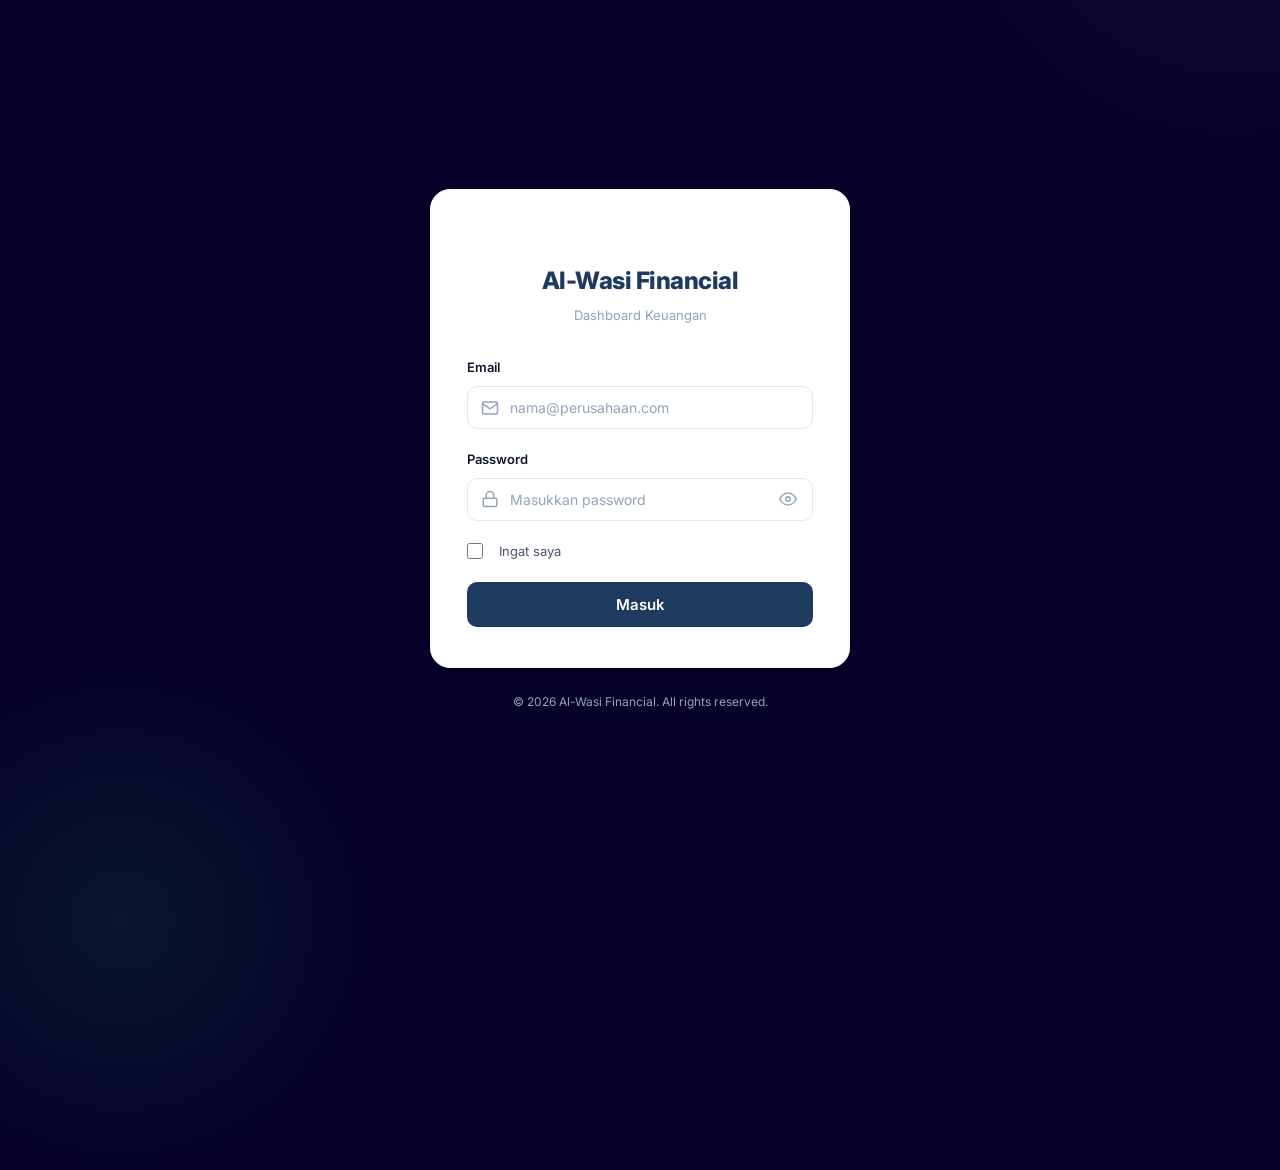
<file: index.html>
<!DOCTYPE html>
<html lang="id">
<head>
    <meta charset="UTF-8">
    <meta name="viewport" content="width=device-width, initial-scale=1.0">
    <meta name="description" content="Al-Wasi Financial - Dashboard Laporan Keuangan Profesional untuk UKM">
    <title>Al-Wasi Financial — Login</title>
    <link rel="preconnect" href="https://fonts.googleapis.com">
    <link rel="preconnect" href="https://fonts.gstatic.com" crossorigin>
    <link href="https://fonts.googleapis.com/css2?family=Inter:wght@300;400;500;600;700;800&display=swap" rel="stylesheet">
    <link rel="stylesheet" href="css/style.css">
    <link rel="stylesheet" href="css/login.css">
</head>
<body class="login-body">
    <div class="login-container">
        <div class="login-card">
            <div class="login-logo">
                <div class="logo-icon">
                    <!--<svg width="40" height="40" viewBox="0 0 40 40" fill="none">
                        <rect width="40" height="40" rx="10" fill="#1E3A5F"/>
                        <path d="M10 28L16 16L22 22L30 12" stroke="#22C55E" stroke-width="2.5" stroke-linecap="round" stroke-linejoin="round"/>-->

                        <circle cx="30" cy="12" r="3" fill="#22C55E"/>
                    </svg>
                </div>
                <h1 class="logo-text">Al-Wasi Financial</h1>
                <p class="logo-subtitle">Dashboard Keuangan</p>
            </div>

            <form id="loginForm" class="login-form" autocomplete="off">
                <div class="form-group">
                    <label for="loginEmail">Email</label>
                    <div class="input-wrapper">
                        <svg class="input-icon" width="18" height="18" viewBox="0 0 24 24" fill="none" stroke="currentColor" stroke-width="2"><path d="M4 4h16c1.1 0 2 .9 2 2v12c0 1.1-.9 2-2 2H4c-1.1 0-2-.9-2-2V6c0-1.1.9-2 2-2z"/><polyline points="22,6 12,13 2,6"/></svg>
                        <input type="email" id="loginEmail" placeholder="nama@perusahaan.com" required>
                    </div>
                </div>
                <div class="form-group">
                    <label for="loginPassword">Password</label>
                    <div class="input-wrapper">
                        <svg class="input-icon" width="18" height="18" viewBox="0 0 24 24" fill="none" stroke="currentColor" stroke-width="2"><rect x="3" y="11" width="18" height="11" rx="2" ry="2"/><path d="M7 11V7a5 5 0 0 1 10 0v4"/></svg>
                        <input type="password" id="loginPassword" placeholder="Masukkan password" required>
                        <button type="button" class="toggle-password" id="togglePassword" aria-label="Toggle password visibility">
                            <svg class="eye-open" width="18" height="18" viewBox="0 0 24 24" fill="none" stroke="currentColor" stroke-width="2"><path d="M1 12s4-8 11-8 11 8 11 8-4 8-11 8-11-8-11-8z"/><circle cx="12" cy="12" r="3"/></svg>
                            <svg class="eye-closed" width="18" height="18" viewBox="0 0 24 24" fill="none" stroke="currentColor" stroke-width="2" style="display:none"><path d="M17.94 17.94A10.07 10.07 0 0 1 12 20c-7 0-11-8-11-8a18.45 18.45 0 0 1 5.06-5.94M9.9 4.24A9.12 9.12 0 0 1 12 4c7 0 11 8 11 8a18.5 18.5 0 0 1-2.16 3.19m-6.72-1.07a3 3 0 1 1-4.24-4.24"/><line x1="1" y1="1" x2="23" y2="23"/></svg>
                        </button>
                    </div>
                </div>
                <div class="form-options">
                    <label class="remember-me">
                        <input type="checkbox" id="rememberMe">
                        <span class="checkmark"></span>
                        Ingat saya
                    </label>
                </div>
                <button type="submit" class="btn-login" id="btnLogin">
                    <span class="btn-text">Masuk</span>
                    <span class="btn-loader" style="display:none">
                        <svg class="spinner" width="20" height="20" viewBox="0 0 24 24"><circle cx="12" cy="12" r="10" stroke="currentColor" stroke-width="3" fill="none" stroke-dasharray="30 70" stroke-linecap="round"/></svg>
                    </span>
                </button>
                <div class="login-error" id="loginError" style="display:none">
                    <svg width="16" height="16" viewBox="0 0 24 24" fill="none" stroke="currentColor" stroke-width="2"><circle cx="12" cy="12" r="10"/><line x1="15" y1="9" x2="9" y2="15"/><line x1="9" y1="9" x2="15" y2="15"/></svg>
                    <span id="loginErrorText"></span>
                </div>
            </form>


        </div>

        <div class="login-footer">
            <p>&copy; 2026 Al-Wasi Financial. All rights reserved.</p>
        </div>
    </div>

    <script src="js/data.js"></script>
    <script src="js/auth.js"></script>
    <script src="js/login.js"></script>
</body>
</html>
</file>
<file: css/style.css>
/* ========================================
   Al-Wasi Financial - Global Design System
   ======================================== */

/* --- CSS Custom Properties --- */
:root {
    /* Colors */
    --color-primary: #1E3A5F;
    --color-primary-light: #2a4f7f;
    --color-primary-dark: #152c49;
    --color-primary-50: rgba(30, 58, 95, 0.05);
    --color-primary-100: rgba(30, 58, 95, 0.1);
    
    --color-income: #22C55E;
    --color-income-light: #4ade80;
    --color-income-bg: rgba(34, 197, 94, 0.08);
    --color-income-border: rgba(34, 197, 94, 0.2);
    
    --color-expense: #EF4444;
    --color-expense-light: #f87171;
    --color-expense-bg: rgba(239, 68, 68, 0.08);
    --color-expense-border: rgba(239, 68, 68, 0.2);
    
    --color-accent: #3B82F6;
    --color-accent-light: #60a5fa;
    --color-accent-bg: rgba(59, 130, 246, 0.08);

    --color-warning: #F59E0B;
    --color-warning-bg: rgba(245, 158, 11, 0.08);

    /* Neutrals */
    --white: #FFFFFF;
    --bg-body: #F5F7FA;
    --bg-card: #FFFFFF;
    --bg-sidebar: #FFFFFF;
    --bg-hover: #F1F5F9;
    --bg-selected: #EEF2FF;

    --text-primary: #0F172A;
    --text-secondary: #475569;
    --text-tertiary: #94A3B8;
    --text-inverse: #FFFFFF;

    --border-color: #E2E8F0;
    --border-light: #F1F5F9;
    
    /* Shadows */
    --shadow-xs: 0 1px 2px rgba(0, 0, 0, 0.04);
    --shadow-sm: 0 1px 3px rgba(0, 0, 0, 0.06), 0 1px 2px rgba(0, 0, 0, 0.04);
    --shadow-md: 0 4px 6px -1px rgba(0, 0, 0, 0.07), 0 2px 4px -2px rgba(0, 0, 0, 0.05);
    --shadow-lg: 0 10px 15px -3px rgba(0, 0, 0, 0.08), 0 4px 6px -4px rgba(0, 0, 0, 0.05);
    --shadow-xl: 0 20px 25px -5px rgba(0, 0, 0, 0.1), 0 8px 10px -6px rgba(0, 0, 0, 0.05);

    /* Radii */
    --radius-sm: 6px;
    --radius-md: 10px;
    --radius-lg: 14px;
    --radius-xl: 20px;
    --radius-full: 9999px;

    /* Typography */
    --font-family: 'Inter', -apple-system, BlinkMacSystemFont, 'Segoe UI', sans-serif;
    --font-size-xs: 0.75rem;
    --font-size-sm: 0.8125rem;
    --font-size-base: 0.875rem;
    --font-size-md: 0.9375rem;
    --font-size-lg: 1.125rem;
    --font-size-xl: 1.25rem;
    --font-size-2xl: 1.5rem;
    --font-size-3xl: 1.875rem;

    /* Transitions */
    --transition-fast: 150ms ease;
    --transition-normal: 250ms ease;
    --transition-slow: 350ms ease;

    /* Layout */
    --sidebar-width: 260px;
    --sidebar-collapsed: 0px;
    --header-height: 64px;
}

/* --- Reset & Base --- */
*, *::before, *::after {
    margin: 0;
    padding: 0;
    box-sizing: border-box;
}

html {
    scroll-behavior: smooth;
    -webkit-font-smoothing: antialiased;
    -moz-osx-font-smoothing: grayscale;
}

body {
    font-family: var(--font-family);
    font-size: var(--font-size-base);
    color: var(--text-primary);
    background-color: var(--bg-body);
    line-height: 1.6;
    min-height: 100vh;
}

a {
    text-decoration: none;
    color: inherit;
}

img {
    max-width: 100%;
    display: block;
}

button {
    cursor: pointer;
    border: none;
    background: none;
    font-family: inherit;
    font-size: inherit;
}

input, select, textarea {
    font-family: inherit;
    font-size: var(--font-size-base);
}

table {
    border-collapse: collapse;
    width: 100%;
}

/* --- Utility Classes --- */
.btn {
    display: inline-flex;
    align-items: center;
    justify-content: center;
    gap: 8px;
    padding: 10px 20px;
    font-size: var(--font-size-base);
    font-weight: 500;
    border-radius: var(--radius-md);
    transition: all var(--transition-fast);
    cursor: pointer;
    border: 1px solid transparent;
    white-space: nowrap;
}

.btn-sm {
    padding: 6px 14px;
    font-size: var(--font-size-sm);
    border-radius: var(--radius-sm);
}

.btn-primary {
    background: var(--color-primary);
    color: var(--text-inverse);
}
.btn-primary:hover {
    background: var(--color-primary-light);
    transform: translateY(-1px);
    box-shadow: var(--shadow-md);
}

.btn-secondary {
    background: var(--bg-hover);
    color: var(--text-secondary);
    border-color: var(--border-color);
}
.btn-secondary:hover {
    background: var(--border-color);
}

.btn-accent {
    background: var(--color-accent);
    color: var(--text-inverse);
}
.btn-accent:hover {
    background: var(--color-accent-light);
    transform: translateY(-1px);
    box-shadow: var(--shadow-md);
}

.btn-danger {
    background: var(--color-expense);
    color: var(--text-inverse);
}
.btn-danger:hover {
    background: var(--color-expense-light);
}

.btn-ghost {
    background: transparent;
    color: var(--text-secondary);
}
.btn-ghost:hover {
    background: var(--bg-hover);
}

.btn-income {
    background: var(--color-income-bg);
    color: var(--color-income);
    border-color: var(--color-income-border);
}
.btn-income:hover {
    background: var(--color-income);
    color: var(--white);
}

.btn-expense {
    background: var(--color-expense-bg);
    color: var(--color-expense);
    border-color: var(--color-expense-border);
}
.btn-expense:hover {
    background: var(--color-expense);
    color: var(--white);
}

.btn-link {
    color: var(--color-accent);
    font-weight: 500;
    font-size: var(--font-size-sm);
    transition: color var(--transition-fast);
}
.btn-link:hover {
    color: var(--color-primary);
}

/* --- Form Elements --- */
.form-group {
    display: flex;
    flex-direction: column;
    gap: 6px;
}

.form-group label {
    font-size: var(--font-size-sm);
    font-weight: 500;
    color: var(--text-secondary);
}

.form-group input,
.form-group select,
.form-group textarea {
    padding: 10px 14px;
    border: 1.5px solid var(--border-color);
    border-radius: var(--radius-md);
    background: var(--white);
    color: var(--text-primary);
    transition: all var(--transition-fast);
    outline: none;
}

.form-group input:focus,
.form-group select:focus,
.form-group textarea:focus {
    border-color: var(--color-primary);
    box-shadow: 0 0 0 3px var(--color-primary-50);
}

.form-group input::placeholder,
.form-group textarea::placeholder {
    color: var(--text-tertiary);
}

.form-group textarea {
    resize: vertical;
    min-height: 80px;
}

.form-row {
    display: grid;
    grid-template-columns: 1fr 1fr;
    gap: 16px;
}

.form-actions {
    display: flex;
    justify-content: flex-end;
    gap: 12px;
    margin-top: 8px;
}

/* --- Data Table --- */
.data-table {
    width: 100%;
    border-collapse: collapse;
}

.data-table thead {
    background: var(--bg-body);
}

.data-table th {
    padding: 12px 16px;
    text-align: left;
    font-size: var(--font-size-xs);
    font-weight: 600;
    color: var(--text-tertiary);
    text-transform: uppercase;
    letter-spacing: 0.05em;
    border-bottom: 1px solid var(--border-color);
}

.data-table td {
    padding: 14px 16px;
    font-size: var(--font-size-base);
    border-bottom: 1px solid var(--border-light);
    color: var(--text-primary);
}

.data-table tbody tr {
    transition: background var(--transition-fast);
}

.data-table tbody tr:hover {
    background: var(--bg-hover);
}

/* --- Modal --- */
.modal-overlay {
    position: fixed;
    top: 0;
    left: 0;
    right: 0;
    bottom: 0;
    background: rgba(15, 23, 42, 0.5);
    backdrop-filter: blur(4px);
    display: flex;
    align-items: center;
    justify-content: center;
    z-index: 1000;
    animation: fadeIn 0.2s ease;
}

.modal-card {
    background: var(--white);
    border-radius: var(--radius-lg);
    padding: 32px;
    max-width: 440px;
    width: 90%;
    box-shadow: var(--shadow-xl);
    text-align: center;
    animation: slideUp 0.3s ease;
}

.modal-card.modal-form {
    text-align: left;
    max-width: 500px;
}

.modal-header {
    display: flex;
    align-items: center;
    justify-content: space-between;
    margin-bottom: 24px;
}

.modal-header h3 {
    font-size: var(--font-size-lg);
    font-weight: 600;
}

.modal-close {
    width: 32px;
    height: 32px;
    display: flex;
    align-items: center;
    justify-content: center;
    border-radius: var(--radius-sm);
    font-size: 1.5rem;
    color: var(--text-tertiary);
    transition: all var(--transition-fast);
}
.modal-close:hover {
    background: var(--bg-hover);
    color: var(--text-primary);
}

.modal-icon {
    width: 56px;
    height: 56px;
    border-radius: var(--radius-full);
    display: flex;
    align-items: center;
    justify-content: center;
    margin: 0 auto 16px;
}
.modal-icon.danger {
    background: var(--color-expense-bg);
    color: var(--color-expense);
}

.modal-card h3 {
    font-size: var(--font-size-lg);
    margin-bottom: 8px;
}

.modal-card p {
    color: var(--text-secondary);
    font-size: var(--font-size-base);
    margin-bottom: 24px;
}

.modal-actions {
    display: flex;
    gap: 12px;
    justify-content: center;
}

.modal-form .form-group {
    margin-bottom: 16px;
}

/* --- Toast --- */
.toast {
    position: fixed;
    bottom: 24px;
    right: 24px;
    background: var(--color-income);
    color: white;
    padding: 14px 24px;
    border-radius: var(--radius-md);
    display: flex;
    align-items: center;
    gap: 10px;
    font-weight: 500;
    box-shadow: var(--shadow-lg);
    z-index: 9999;
    animation: toastIn 0.4s ease;
}

/* --- Badges --- */
.badge {
    display: inline-flex;
    align-items: center;
    padding: 3px 10px;
    border-radius: var(--radius-full);
    font-size: var(--font-size-xs);
    font-weight: 600;
    letter-spacing: 0.02em;
}

.badge-income {
    background: var(--color-income-bg);
    color: var(--color-income);
}

.badge-expense {
    background: var(--color-expense-bg);
    color: var(--color-expense);
}

.badge-active {
    background: var(--color-income-bg);
    color: var(--color-income);
}

.badge-inactive {
    background: var(--bg-hover);
    color: var(--text-tertiary);
}

.badge-admin {
    background: var(--color-accent-bg);
    color: var(--color-accent);
}

.badge-user {
    background: var(--bg-hover);
    color: var(--text-secondary);
}

/* --- Page Elements --- */
.page-heading {
    margin-bottom: 24px;
}
.page-heading h1 {
    font-size: var(--font-size-2xl);
    font-weight: 700;
    color: var(--text-primary);
    margin-bottom: 4px;
}
.page-heading p {
    color: var(--text-secondary);
    font-size: var(--font-size-base);
}

.section-header {
    display: flex;
    align-items: center;
    justify-content: space-between;
    margin-bottom: 16px;
}
.section-header h2 {
    font-size: var(--font-size-lg);
    font-weight: 600;
}

.table-card {
    background: var(--bg-card);
    border-radius: var(--radius-lg);
    border: 1px solid var(--border-color);
    overflow: hidden;
}

.table-wrapper {
    overflow-x: auto;
}

.table-info {
    padding: 16px 20px;
    border-bottom: 1px solid var(--border-light);
    font-size: var(--font-size-sm);
    color: var(--text-secondary);
}

.empty-state {
    padding: 48px 24px;
    text-align: center;
    color: var(--text-tertiary);
}
.empty-state svg {
    margin: 0 auto 12px;
}

/* --- Animations --- */
@keyframes fadeIn {
    from { opacity: 0; }
    to { opacity: 1; }
}

@keyframes slideUp {
    from { 
        opacity: 0;
        transform: translateY(20px) scale(0.97);
    }
    to { 
        opacity: 1;
        transform: translateY(0) scale(1);
    }
}

@keyframes toastIn {
    from {
        opacity: 0;
        transform: translateX(100px);
    }
    to {
        opacity: 1;
        transform: translateX(0);
    }
}

@keyframes spin {
    to { transform: rotate(360deg); }
}

.spinner {
    animation: spin 0.8s linear infinite;
}

/* --- Scrollbar --- */
::-webkit-scrollbar {
    width: 6px;
    height: 6px;
}
::-webkit-scrollbar-track {
    background: transparent;
}
::-webkit-scrollbar-thumb {
    background: var(--border-color);
    border-radius: 3px;
}
::-webkit-scrollbar-thumb:hover {
    background: var(--text-tertiary);
}

/* --- Responsive --- */

/* Tablet (768px and below) */
@media (max-width: 768px) {
    :root {
        --font-size-base: 0.8125rem;
        --font-size-lg: 1rem;
        --font-size-2xl: 1.375rem;
    }
    
    .form-row {
        grid-template-columns: 1fr;
    }
    .modal-card {
        margin: 16px;
        padding: 24px;
    }
    .btn {
        padding: 10px 18px;
    }
    .btn-sm {
        padding: 6px 12px;
    }
}

/* Mobile (480px and below) */
@media (max-width: 480px) {
    :root {
        --font-size-base: 0.8rem;
        --font-size-lg: 0.95rem;
        --font-size-2xl: 1.25rem;
        --radius-md: 8px;
    }
    
    .form-row {
        grid-template-columns: 1fr;
        gap: 12px;
    }
    .form-group {
        gap: 4px;
    }
    .form-group input,
    .form-group select,
    .form-group textarea {
        padding: 10px 12px;
        font-size: 16px;
    }
    .modal-card {
        margin: 12px;
        padding: 20px;
        max-width: calc(100% - 24px);
    }
    .modal-card.modal-form {
        max-width: calc(100% - 24px);
    }
    .btn {
        padding: 10px 16px;
        font-size: var(--font-size-sm);
        min-height: 44px;
    }
    .btn-sm {
        padding: 8px 12px;
        min-height: 40px;
    }
    .data-table th,
    .data-table td {
        padding: 10px 8px;
        font-size: var(--font-size-sm);
    }
    .modal-actions {
        flex-direction: column;
        gap: 10px;
    }
    .modal-actions .btn {
        width: 100%;
    }
}
</file>
<file: css/login.css>
/* ========================================
   Al-Wasi Financial - Login Page Styles
   ======================================== */

.login-body {
    background: #1E3A5F !important; /* Navy Blue Background - !important untuk override style.css */
    min-height: 100vh;
    display: flex;
    align-items: center;
    justify-content: center;
    padding: 20px;
    position: relative;
    overflow: hidden;
}

/* Override body default background khusus halaman login */
body.login-body {
    background-color: #060228 !important;
}

/* Decorative background pattern */
.login-body::before {
    content: '';
    position: absolute;
    top: -50%;
    right: -20%;
    width: 600px;
    height: 600px;
    background: radial-gradient(circle, rgba(255, 255, 255, 0.05) 0%, transparent 70%);
    border-radius: 50%;
}
.login-body::after {
    content: '';
    position: absolute;
    bottom: -30%;
    left: -10%;
    width: 500px;
    height: 500px;
    background: radial-gradient(circle, rgba(34, 197, 94, 0.1) 0%, transparent 70%);
    border-radius: 50%;
}

.login-container {
    display: flex;
    flex-direction: column;
    align-items: center;
    gap: 24px;
    width: 100%;
    max-width: 420px;
    position: relative;
    z-index: 1;
    animation: fadeIn 0.5s ease;
}

.login-card {
    background: var(--white);
    border-radius: var(--radius-xl);
    padding: 40px 36px;
    width: 100%;
    box-shadow: var(--shadow-lg);
    border: 1px solid var(--border-light);
}

/* Logo */
.login-logo {
    text-align: center;
    margin-bottom: 32px;
}

.logo-icon {
    display: inline-flex;
    margin-bottom: 16px;
    animation: slideUp 0.5s ease;
}

.logo-text {
    font-size: var(--font-size-2xl);
    font-weight: 800;
    color: var(--color-primary);
    letter-spacing: -0.02em;
}

.logo-subtitle {
    font-size: var(--font-size-sm);
    color: var(--text-tertiary);
    margin-top: 4px;
}

/* Login Form */
.login-form {
    display: flex;
    flex-direction: column;
    gap: 20px;
}

.login-form .form-group label {
    font-size: var(--font-size-sm);
    font-weight: 600;
    color: var(--text-primary);
    margin-bottom: 2px;
}

.input-wrapper {
    position: relative;
    display: flex;
    align-items: center;
}

.input-icon {
    position: absolute;
    left: 14px;
    color: var(--text-tertiary);
    pointer-events: none;
    transition: color var(--transition-fast);
}

.input-wrapper input {
    width: 100%;
    padding: 12px 14px 12px 42px;
    border: 1.5px solid var(--border-color);
    border-radius: var(--radius-md);
    font-size: var(--font-size-base);
    color: var(--text-primary);
    background: var(--white);
    transition: all var(--transition-fast);
    outline: none;
}

.input-wrapper input:focus {
    border-color: var(--color-primary);
    box-shadow: 0 0 0 3px var(--color-primary-50);
}

.input-wrapper input:focus ~ .input-icon,
.input-wrapper input:focus + .input-icon {
    color: var(--color-primary);
}

.input-wrapper:focus-within .input-icon {
    color: var(--color-primary);
}

/* Toggle Password */
.toggle-password {
    position: absolute;
    right: 12px;
    padding: 4px;
    color: var(--text-tertiary);
    transition: color var(--transition-fast);
    display: flex;
    align-items: center;
    justify-content: center;
}
.toggle-password:hover {
    color: var(--text-secondary);
}

/* Form Options */
.form-options {
    display: flex;
    align-items: center;
    justify-content: space-between;
}

.remember-me {
    display: flex;
    align-items: center;
    gap: 8px;
    font-size: var(--font-size-sm);
    color: var(--text-secondary);
    cursor: pointer;
    user-select: none;
}

.remember-me input[type="checkbox"] {
    width: 16px;
    height: 16px;
    border-radius: 4px;
    accent-color: var(--color-primary);
    cursor: pointer;
}

/* Login Button */
.btn-login {
    width: 100%;
    padding: 13px;
    background: var(--color-primary);
    color: var(--text-inverse);
    border: none;
    border-radius: var(--radius-md);
    font-size: var(--font-size-md);
    font-weight: 600;
    cursor: pointer;
    transition: all var(--transition-fast);
    display: flex;
    align-items: center;
    justify-content: center;
    gap: 8px;
}

.btn-login:hover {
    background: var(--color-primary-light);
    transform: translateY(-1px);
    box-shadow: 0 4px 12px rgba(30, 58, 95, 0.3);
}

.btn-login:active {
    transform: translateY(0);
}

/* Error message */
.login-error {
    display: flex;
    align-items: center;
    gap: 8px;
    padding: 12px 16px;
    background: var(--color-expense-bg);
    color: var(--color-expense);
    border-radius: var(--radius-md);
    font-size: var(--font-size-sm);
    font-weight: 500;
    animation: slideUp 0.3s ease;
    border: 1px solid var(--color-expense-border);
}

/* Demo Info */
.login-demo-info {
    margin-top: 24px;
    padding-top: 24px;
    border-top: 1px solid var(--border-light);
}

.demo-title {
    font-size: var(--font-size-sm);
    font-weight: 600;
    color: var(--text-secondary);
    margin-bottom: 12px;
}

.demo-accounts {
    display: flex;
    flex-direction: column;
    gap: 8px;
}

.demo-account {
    display: flex;
    align-items: center;
    gap: 10px;
    padding: 10px 14px;
    background: var(--bg-body);
    border-radius: var(--radius-md);
    cursor: pointer;
    transition: all var(--transition-fast);
    border: 1px solid transparent;
}

.demo-account:hover {
    border-color: var(--color-primary-100);
    background: var(--color-primary-50);
}

.demo-role {
    font-size: var(--font-size-xs);
    font-weight: 700;
    padding: 2px 8px;
    border-radius: var(--radius-full);
    text-transform: uppercase;
    letter-spacing: 0.05em;
}
.demo-role.admin {
    background: var(--color-accent-bg);
    color: var(--color-accent);
}
.demo-role.user {
    background: var(--color-income-bg);
    color: var(--color-income);
}

.demo-email {
    font-size: var(--font-size-sm);
    color: var(--text-primary);
    font-weight: 500;
    flex: 1;
}

.demo-pass {
    font-size: var(--font-size-xs);
    color: var(--text-tertiary);
    font-family: 'Courier New', monospace;
}

/* Footer */
.login-footer {
    text-align: center;
}
.login-footer p {
    font-size: var(--font-size-xs);
    color: var(--text-tertiary);
}

/* Responsive */
@media (max-width: 768px) {
    .login-container {
        gap: 20px;
    }
    .login-card {
        padding: 32px 28px;
    }
    .login-logo {
        margin-bottom: 24px;
    }
    .logo-text {
        font-size: var(--font-size-xl);
    }
    .login-form {
        gap: 16px;
    }
    .input-wrapper input {
        padding: 10px 12px 10px 38px;
        font-size: var(--font-size-base);
    }
    .demo-account {
        padding: 8px 12px;
        font-size: var(--font-size-xs);
    }
}

@media (max-width: 480px) {
    .login-body {
        padding: 16px;
    }
    .login-container {
        gap: 16px;
    }
    .login-card {
        padding: 24px 20px;
        border-radius: var(--radius-lg);
    }
    .login-logo {
        margin-bottom: 20px;
    }
    .logo-icon {
        margin-bottom: 12px;
    }
    .logo-text {
        font-size: var(--font-size-lg);
    }
    .logo-subtitle {
        font-size: var(--font-size-xs);
    }
    .login-form {
        gap: 14px;
    }
    .login-form .form-group label {
        font-size: var(--font-size-xs);
    }
    .input-wrapper input {
        padding: 10px 12px 10px 36px;
        font-size: 16px;
    }
    .input-icon {
        left: 12px;
        width: 16px;
        height: 16px;
    }
    .toggle-password {
        right: 10px;
        padding: 3px;
    }
    .form-options {
        flex-direction: column;
        gap: 10px;
        align-items: flex-start;
    }
    .remember-me {
        font-size: var(--font-size-xs);
    }
    .btn-login {
        padding: 11px;
        font-size: var(--font-size-base);
        min-height: 44px;
    }
    .login-error {
        padding: 10px 14px;
        font-size: var(--font-size-xs);
        gap: 6px;
    }
    .login-demo-info {
        margin-top: 20px;
        padding-top: 20px;
    }
    .demo-title {
        font-size: var(--font-size-xs);
        margin-bottom: 10px;
    }
    .demo-accounts {
        gap: 6px;
    }
    .demo-account {
        padding: 8px 10px;
        gap: 8px;
    }
    .demo-role {
        font-size: 9px;
        padding: 2px 6px;
    }
    .demo-email {
        font-size: var(--font-size-xs);
    }
    .demo-pass {
        font-size: 10px;
    }
    .login-footer p {
        font-size: 11px;
    }
}
</file>
<file: css/dashboard.css>
/* ========================================
   Al-Wasi Financial - Dashboard Layout Styles
   ======================================== */

/* --- App Layout --- */
.app-layout {
    display: flex;
    min-height: 100vh;
}

/* --- Sidebar --- */
.sidebar {
    position: fixed;
    top: 0;
    left: 0;
    bottom: 0;
    width: var(--sidebar-width);
    background: #060228; /* Navy Blue */
    border-right: none;
    display: flex;
    flex-direction: column;
    z-index: 100;
    transition: transform var(--transition-normal);
    overflow-y: auto;
    box-shadow: 2px 0 12px rgba(0,0,0,0.1);
}

.sidebar-header {
    display: flex;
    align-items: center;
    justify-content: space-between;
    padding: 20px 20px 16px;
    border-bottom: 1px solid rgba(255,255,255,0.1);
}

.sidebar-logo {
    display: flex;
    align-items: center;
    gap: 10px;
    display: flex;
    justify-content: center;
    align-items: center;
    width: 100%;
}

.sidebar-brand {
    font-size: var(--font-size-lg);
    font-weight: 800;
    color: #FFFFFF;
    letter-spacing: -0.02em;
    text-align: center;
}

.sidebar-close {
    display: none;
    width: 32px;
    height: 32px;
    align-items: center;
    justify-content: center;
    border-radius: var(--radius-sm);
    color: rgba(255,255,255,0.6);
}
.sidebar-close:hover {
    color: #fff;
    background: rgba(255,255,255,0.1);
}

/* Navigation */
.sidebar-nav {
    padding: 12px;
    flex: 1;
    display: flex;
    flex-direction: column;
    gap: 2px;
}

.nav-item {
    display: flex;
    align-items: center;
    gap: 12px;
    padding: 11px 14px;
    border-radius: var(--radius-md);
    font-size: var(--font-size-base);
    font-weight: 500;
    color: rgb(255, 255, 255);
    transition: all var(--transition-fast);
    position: relative;
}

.nav-item:hover {
    background: rgba(255,255,255,0.08);
    color: #FFFFFF;
}

.nav-item.active {
    background: rgba(255,255,255,0.15);
    color: #ffffff;
    font-weight: 600;
}

.nav-item.active::before {
    content: '';
    position: absolute;
    left: 0;
    top: 8px;
    bottom: 8px;
    width: 3px;
    background: #22C55E;
    border-radius: 0 3px 3px 0;
}

.nav-item svg {
    flex-shrink: 0;
    opacity: 0.7;
}

.nav-item.active svg,
.nav-item:hover svg {
    opacity: 1;
}

.nav-divider {
    height: 1px;
    background: rgba(255,255,255,0.1);
    margin: 8px 0;
}

/* Sidebar Footer */
.sidebar-footer {
    padding: 16px;
    border-top: 1px solid rgba(255,255,255,0.1);
}

.btn-logout {
    display: flex;
    align-items: center;
    gap: 10px;
    width: 100%;
    padding: 11px 14px;
    border-radius: var(--radius-md);
    font-size: var(--font-size-base);
    font-weight: 500;
    color: rgb(255, 255, 255);
    transition: all var(--transition-fast);
}

.btn-logout:hover {
    background: rgba(239,68,68,0.15);
    color: #f87171;
}

/* Sidebar Overlay (mobile) */
.sidebar-overlay {
    display: none;
    position: fixed;
    top: 0;
    left: 0;
    right: 0;
    bottom: 0;
    background: rgba(0, 0, 0, 0.4);
    z-index: 99;
}

/* --- Main Content --- */
.main-content {
    margin-left: var(--sidebar-width);
    flex: 1;
    min-height: 100vh;
    display: flex;
    flex-direction: column;
}

/* --- Top Header --- */
.top-header {
    display: flex;
    align-items: center;
    justify-content: space-between;
    padding: 0 32px;
    height: var(--header-height);
    background: #FFFFFF; /* White Navbar */
    border-bottom: 1px solid #ffffff;
    position: sticky;
    top: 0;
    z-index: 50;
    box-shadow: 0 4px 6px -1px rgba(0, 0, 0, 0.05), 0 2px 4px -1px rgba(0, 0, 0, 0.03);
}

.top-header::after {
    content: '';
    position: absolute;
    bottom: -1px;
    left: 0;
    right: 0;
    height: 1px;
    background: linear-gradient(90deg, transparent 0%, #E2E8F0 50%, transparent 100%);
    opacity: 0.5;
}

.header-left {
    display: flex;
    align-items: center;
    gap: 16px;
}

.hamburger {
    display: none;
    width: 36px;
    height: 36px;
    align-items: center;
    justify-content: center;
    border-radius: var(--radius-sm);
    color: var(--text-secondary);
    transition: all var(--transition-fast);
}

.hamburger:hover {
    background: var(--bg-hover);
}

.page-title h1 {
    font-size: var(--font-size-lg);
    font-weight: 700;
    color: var(--text-primary);
    line-height: 1.3;
}

.page-subtitle {
    font-size: var(--font-size-xs);
    color: var(--text-tertiary);
}

.header-right {
    display: flex;
    align-items: center;
    gap: 20px;
}

.header-date {
    font-size: var(--font-size-sm);
    color: var(--text-tertiary);
    font-weight: 500;
}

/* User Menu */
.user-menu {
    position: relative;
}

.user-avatar {
    width: 38px;
    height: 38px;
    border-radius: 12px;
    background: #F1F5F9;
    color: #1E3A5F;
    display: flex;
    align-items: center;
    justify-content: center;
    cursor: pointer;
    transition: all 0.2s cubic-bezier(0.4, 0, 0.2, 1);
    border: 1px solid #E2E8F0;
}

.user-avatar:hover {
    background: #1E3A5F;
    color: #FFFFFF;
    transform: translateY(-1px);
    box-shadow: 0 4px 6px -1px rgba(0, 0, 0, 0.1);
}

.user-avatar span {
    font-size: 14px;
    font-weight: 700;
}

.user-dropdown {
    position: absolute;
    top: calc(100% + 8px);
    right: 0;
    background: var(--white);
    border: 1px solid var(--border-color);
    border-radius: var(--radius-lg);
    padding: 8px;
    min-width: 220px;
    box-shadow: var(--shadow-xl);
    display: none;
    animation: slideUp 0.2s ease;
    z-index: 200;
}

.user-dropdown.show {
    display: block;
}

.dropdown-header {
    padding: 10px 12px;
    display: flex;
    flex-direction: column;
}

.dropdown-name {
    font-weight: 600;
    font-size: var(--font-size-base);
    color: var(--text-primary);
}

.dropdown-email {
    font-size: var(--font-size-xs);
    color: var(--text-tertiary);
}

.dropdown-divider {
    height: 1px;
    background: var(--border-light);
    margin: 4px 0;
}

.dropdown-item {
    display: flex;
    align-items: center;
    gap: 10px;
    padding: 9px 12px;
    border-radius: var(--radius-sm);
    font-size: var(--font-size-sm);
    color: var(--text-secondary);
    cursor: pointer;
    transition: all var(--transition-fast);
    width: 100%;
    text-align: left;
}
.dropdown-item:hover {
    background: var(--bg-hover);
    color: var(--text-primary);
}

/* --- Content Area --- */
.content-area {
    padding: 28px;
    flex: 1;
}

/* --- Summary Cards --- */
.summary-cards {
    display: grid;
    grid-template-columns: repeat(4, 1fr);
    gap: 20px;
    margin-bottom: 24px;
}

.summary-card {
    background: var(--bg-card);
    border-radius: var(--radius-lg);
    padding: 22px 24px;
    border: 1px solid var(--border-color);
    display: flex;
    align-items: flex-start;
    gap: 16px;
    transition: all var(--transition-normal);
    animation: fadeIn 0.5s ease;
}

.summary-card:hover {
    transform: translateY(-2px);
    box-shadow: var(--shadow-md);
}

.card-icon {
    width: 48px;
    height: 48px;
    border-radius: var(--radius-md);
    display: flex;
    align-items: center;
    justify-content: center;
    flex-shrink: 0;
}

.card-saldo .card-icon {
    background: var(--color-primary-50);
    color: var(--color-primary);
}
.card-pemasukan .card-icon,
.card-icon.income {
    background: var(--color-income-bg);
    color: var(--color-income);
}
.card-pengeluaran .card-icon,
.card-icon.expense {
    background: var(--color-expense-bg);
    color: var(--color-expense);
}
.card-transaksi .card-icon,
.card-icon.transactions {
    background: var(--color-accent-bg);
    color: var(--color-accent);
}

.card-info {
    display: flex;
    flex-direction: column;
    gap: 4px;
    min-width: 0;
}

.card-label {
    font-size: var(--font-size-xs);
    font-weight: 500;
    color: var(--text-tertiary);
    text-transform: uppercase;
    letter-spacing: 0.04em;
}

.card-value {
    font-size: var(--font-size-xl);
    font-weight: 700;
    color: var(--text-primary);
    line-height: 1.3;
    white-space: nowrap;
    overflow: hidden;
    text-overflow: ellipsis;
}

.card-change {
    display: inline-flex;
    align-items: center;
    gap: 4px;
    font-size: var(--font-size-xs);
    font-weight: 500;
}

.card-change.positive {
    color: var(--color-income);
}

.card-change.negative {
    color: var(--color-expense);
}

.card-change.neutral {
    color: var(--text-tertiary);
}

/* --- Charts Row --- */
.charts-row {
    display: grid;
    grid-template-columns: 2fr 1fr;
    gap: 20px;
    margin-bottom: 24px;
}

.chart-card {
    background: var(--bg-card);
    border-radius: var(--radius-lg);
    border: 1px solid var(--border-color);
    overflow: hidden;
}

.chart-header {
    display: flex;
    align-items: center;
    justify-content: space-between;
    padding: 20px 24px 0;
}

.chart-header h2 {
    font-size: var(--font-size-md);
    font-weight: 700;
    color: var(--text-primary);
    margin-bottom: 4px;
}

/* Period Selector */
.period-selector {
    display: flex;
    background: #F1F5F9;
    padding: 4px;
    border-radius: 8px;
    gap: 2px;
}

.period-btn {
    padding: 6px 12px;
    font-size: 11px;
    font-weight: 600;
    color: #64748B;
    background: transparent;
    border: none;
    border-radius: 6px;
    cursor: pointer;
    transition: all 0.2s ease;
}

.period-btn:hover {
    color: #1E293B;
    background: rgba(0,0,0,0.05);
}

.period-btn.active {
    background: #FFFFFF;
    color: #1E3A5F;
    box-shadow: 0 1px 3px rgba(0,0,0,0.1);
}

.chart-legend {
    display: flex;
    gap: 16px;
}

.legend-item {
    display: flex;
    align-items: center;
    gap: 6px;
    font-size: var(--font-size-xs);
    color: var(--text-secondary);
}

.legend-dot {
    width: 8px;
    height: 8px;
    border-radius: var(--radius-full);
}
.legend-dot.income { background: var(--color-income); }
.legend-dot.expense { background: var(--color-expense); }

.chart-body {
    padding: 16px 20px 20px;
    position: relative;
    height: 300px;
}

/* --- Recent Transactions --- */
.recent-transactions {
    background: var(--bg-card);
    border-radius: var(--radius-lg);
    border: 1px solid var(--border-color);
    padding: 24px;
}

.recent-transactions .section-header {
    margin-bottom: 16px;
}

.transactions-table-wrapper {
    overflow-x: auto;
}

.transactions-table {
    width: 100%;
    border-collapse: collapse;
}

.transactions-table thead {
    background: var(--bg-body);
}

.transactions-table th {
    padding: 10px 16px;
    text-align: left;
    font-size: var(--font-size-xs);
    font-weight: 600;
    color: var(--text-tertiary);
    text-transform: uppercase;
    letter-spacing: 0.05em;
}

.transactions-table td {
    padding: 12px 16px;
    font-size: var(--font-size-base);
    border-top: 1px solid var(--border-light);
}

.transactions-table tbody tr {
    transition: background var(--transition-fast);
}

.transactions-table tbody tr:hover {
    background: var(--bg-hover);
}

.nominal-income {
    color: var(--color-income);
    font-weight: 600;
}

.nominal-expense {
    color: var(--color-expense);
    font-weight: 600;
}

/* --- Responsive --- */

/* Tablet Large (1200px and below) */
@media (max-width: 1200px) {
    .summary-cards {
        grid-template-columns: repeat(2, 1fr);
        gap: 16px;
    }
    .charts-row {
        grid-template-columns: 1fr;
    }
    .content-area {
        padding: 24px;
    }
}

/* Tablet Medium (1024px and below) */
@media (max-width: 1024px) {
    :root {
        --sidebar-width: 240px;
    }
    .content-area {
        padding: 20px;
    }
    .summary-cards {
        gap: 14px;
    }
    .chart-header {
        flex-direction: column;
        align-items: flex-start;
        gap: 12px;
    }
    .period-selector {
        width: 100%;
    }
}

/* Tablet Small (768px and below) */
@media (max-width: 768px) {
    :root {
        --sidebar-width: 260px;
    }
    
    /* Sidebar Mobile */
    .sidebar {
        transform: translateX(-100%);
        z-index: 101;
    }
    .sidebar.open {
        transform: translateX(0);
        box-shadow: 4px 0 20px rgba(0, 0, 0, 0.15);
    }
    .sidebar-close {
        display: flex;
    }
    .sidebar-overlay {
        display: none;
    }
    .sidebar-overlay.show {
        display: block;
        z-index: 100;
    }
    
    /* Main Content */
    .main-content {
        margin-left: 0;
    }
    
    /* Header */
    .hamburger {
        display: flex;
    }
    .top-header {
        padding: 0 16px;
        height: 60px;
    }
    .header-date {
        display: none;
    }
    .page-title h1 {
        font-size: var(--font-size-md);
    }
    .page-subtitle {
        font-size: var(--font-size-xs);
    }
    
    /* Content Area */
    .content-area {
        padding: 16px;
    }
    
    /* Summary Cards */
    .summary-cards {
        grid-template-columns: repeat(2, 1fr);
        gap: 12px;
    }
    .summary-card {
        padding: 16px;
        gap: 12px;
    }
    .card-icon {
        width: 40px;
        height: 40px;
    }
    .card-value {
        font-size: var(--font-size-lg);
    }
    .card-label {
        font-size: var(--font-size-xs);
    }
    .card-change {
        font-size: var(--font-size-xs);
    }
    
    /* Charts */
    .charts-row {
        grid-template-columns: 1fr;
        gap: 16px;
    }
    .chart-body {
        height: 250px;
    }
    .chart-header {
        flex-direction: column;
        align-items: flex-start;
        gap: 12px;
        padding: 16px 16px 0;
    }
    .chart-header h2 {
        font-size: var(--font-size-md);
    }
    .chart-legend {
        flex-wrap: wrap;
        gap: 12px;
    }
    .period-selector {
        width: 100%;
        justify-content: flex-start;
    }
    
    /* Recent Transactions */
    .recent-transactions {
        padding: 16px;
    }
    .recent-transactions .section-header {
        margin-bottom: 12px;
    }
    .recent-transactions .section-header h2 {
        font-size: var(--font-size-md);
    }
    
    /* Table */
    .transactions-table th {
        padding: 8px 12px;
        font-size: var(--font-size-xs);
    }
    .transactions-table td {
        padding: 10px 12px;
        font-size: var(--font-size-sm);
    }
    
    /* User Menu */
    .user-avatar {
        width: 36px;
        height: 36px;
    }
    .dropdown-header {
        display: none;
    }
    .user-dropdown {
        min-width: 180px;
        right: -8px;
    }
    
    /* Header Right */
    .header-right {
        gap: 12px;
    }
}

/* Mobile Medium (640px and below) */
@media (max-width: 640px) {
    .summary-cards {
        grid-template-columns: 1fr;
        gap: 12px;
    }
    .card-value {
        font-size: var(--font-size-lg);
        white-space: normal;
    }
    .chart-body {
        height: 220px;
    }
    .period-selector {
        flex-wrap: wrap;
    }
    .period-btn {
        padding: 5px 10px;
        font-size: 10px;
    }
}

/* Mobile Small (480px and below) */
@media (max-width: 480px) {
    :root {
        --header-height: 56px;
    }
    
    /* Layout */
    .content-area {
        padding: 12px;
    }
    .top-header {
        padding: 0 12px;
        height: 56px;
    }
    
    /* Typography */
    .page-title h1 {
        font-size: 16px;
        font-weight: 600;
    }
    .page-subtitle {
        display: none;
    }
    
    /* Summary Cards */
    .summary-cards {
        grid-template-columns: 1fr;
        gap: 10px;
        margin-bottom: 16px;
    }
    .summary-card {
        padding: 14px;
        gap: 10px;
    }
    .card-icon {
        width: 36px;
        height: 36px;
        min-width: 36px;
    }
    .card-icon svg {
        width: 18px;
        height: 18px;
    }
    .card-label {
        font-size: var(--font-size-xs);
    }
    .card-value {
        font-size: var(--font-size-lg);
        overflow: hidden;
        text-overflow: ellipsis;
        white-space: nowrap;
    }
    .card-change {
        font-size: 11px;
    }
    
    /* Charts */
    .chart-body {
        height: 200px;
        padding: 12px 16px 16px;
    }
    .chart-header {
        padding: 12px 16px 0;
        gap: 8px;
    }
    .chart-header h2 {
        font-size: var(--font-size-base);
    }
    .chart-legend {
        gap: 8px;
    }
    .legend-item {
        font-size: 11px;
    }
    .period-selector {
        padding: 3px;
        gap: 1px;
    }
    .period-btn {
        padding: 4px 8px;
        font-size: 9px;
    }
    
    /* Recent Transactions */
    .recent-transactions {
        padding: 12px;
        border-radius: var(--radius-md);
    }
    .recent-transactions .section-header {
        margin-bottom: 10px;
    }
    .recent-transactions .section-header h2 {
        font-size: var(--font-size-base);
    }
    .btn-link {
        font-size: var(--font-size-xs);
    }
    
    /* Table */
    .transactions-table-wrapper {
        overflow-x: auto;
        -webkit-overflow-scrolling: touch;
    }
    .transactions-table {
        min-width: 100%;
    }
    .transactions-table th {
        padding: 8px 10px;
        font-size: 10px;
        white-space: nowrap;
    }
    .transactions-table td {
        padding: 8px 10px;
        font-size: 12px;
        white-space: nowrap;
    }
    .transactions-table thead {
        position: sticky;
        top: 0;
        z-index: 10;
    }
    
    /* Header */
    .header-left {
        gap: 8px;
        flex: 1;
        min-width: 0;
    }
    .header-right {
        gap: 8px;
    }
    .user-avatar {
        width: 32px;
        height: 32px;
        min-width: 32px;
    }
    .user-avatar span {
        font-size: 12px;
    }
    .user-dropdown {
        min-width: 160px;
        right: -12px;
        top: calc(100% + 6px);
    }
    .dropdown-item {
        padding: 8px 10px;
        font-size: var(--font-size-xs);
    }
    .dropdown-item svg {
        width: 14px;
        height: 14px;
    }
    
    /* Sidebar */
    .sidebar {
        width: 240px;
    }
    .sidebar-header {
        padding: 16px 16px 12px;
    }
    .sidebar-brand {
        font-size: var(--font-size-md);
    }
    .nav-item {
        padding: 10px 12px;
        font-size: var(--font-size-sm);
        gap: 10px;
    }
    .nav-item svg {
        width: 18px;
        height: 18px;
    }
    .btn-logout {
        padding: 10px 12px;
        font-size: var(--font-size-sm);
    }
    
    /* Data Table General */
    .data-table th, .data-table td {
        white-space: nowrap;
        padding: 8px 10px;
    }
}

/* Extra Small (360px and below) */
@media (max-width: 360px) {
    .card-value {
        font-size: var(--font-size-md);
    }
    .chart-body {
        height: 180px;
    }
    .transactions-table th,
    .transactions-table td {
        padding: 6px 8px;
        font-size: 11px;
    }
    .summary-card {
        padding: 12px;
    }
}

/* ============================================================
   SIDEBAR & NAVBAR IMPROVEMENTS - Al-Wasi Financial Update
   ============================================================ */

/* --- Avatar: Foto atau Inisial --- */
.avatar-img {
    width: 100%;
    height: 100%;
    object-fit: cover;
    border-radius: inherit;
}

.avatar-initials {
    font-size: 14px;
    font-weight: 700;
}

/* --- Sidebar User Info (footer sidebar) --- */
.sidebar-user-info {
    display: flex;
    align-items: center;
    gap: 10px;
    padding: 12px 14px;
    margin-bottom: 8px;
    background: rgba(255,255,255,0.06);
    border-radius: var(--radius-md);
    border: 1px solid rgba(255,255,255,0.08);
}

.sidebar-user-avatar {
    width: 36px;
    height: 36px;
    border-radius: 10px;
    background: rgba(255,255,255,0.15);
    color: #fff;
    display: flex;
    align-items: center;
    justify-content: center;
    flex-shrink: 0;
    overflow: hidden;
    font-size: 13px;
    font-weight: 700;
}

.sidebar-user-text {
    display: flex;
    flex-direction: column;
    overflow: hidden;
}

.sidebar-user-name {
    font-size: var(--font-size-sm);
    font-weight: 600;
    color: rgba(255,255,255,0.95);
    white-space: nowrap;
    overflow: hidden;
    text-overflow: ellipsis;
}

.sidebar-user-role {
    font-size: var(--font-size-xs);
    color: rgba(255,255,255,0.45);
}

/* --- Navbar: Tombol icon profil --- */
.header-icon-btn {
    display: flex;
    align-items: center;
    justify-content: center;
    width: 36px;
    height: 36px;
    border-radius: var(--radius-sm);
    color: var(--text-secondary);
    transition: all var(--transition-fast);
    border: 1px solid transparent;
}
.header-icon-btn:hover {
    background: var(--bg-hover);
    color: var(--color-primary);
    border-color: var(--border-color);
}

/* --- Navbar: Tanggal dengan icon --- */
.header-date-text {
    display: flex;
    align-items: center;
    font-size: var(--font-size-sm);
    color: var(--text-tertiary);
    font-weight: 500;
    white-space: nowrap;
}

/* --- Dropdown: Header user info --- */
.dropdown-avatar-wrap {
    display: flex;
    align-items: center;
    gap: 10px;
    padding: 4px 0;
}

.dropdown-avatar-thumb {
    width: 40px;
    height: 40px;
    border-radius: 12px;
    background: #F1F5F9;
    color: #1E3A5F;
    display: flex;
    align-items: center;
    justify-content: center;
    flex-shrink: 0;
    overflow: hidden;
    border: 1px solid var(--border-color);
    font-size: 14px;
    font-weight: 700;
}

.dropdown-user-info {
    display: flex;
    flex-direction: column;
    overflow: hidden;
}

.dropdown-name {
    font-weight: 600;
    font-size: var(--font-size-base);
    color: var(--text-primary);
    white-space: nowrap;
    overflow: hidden;
    text-overflow: ellipsis;
}

.dropdown-email {
    font-size: var(--font-size-xs);
    color: var(--text-tertiary);
    white-space: nowrap;
    overflow: hidden;
    text-overflow: ellipsis;
}

/* --- Dropdown: Item bahaya (merah) --- */
.dropdown-item-danger {
    color: var(--color-expense) !important;
}
.dropdown-item-danger:hover {
    background: var(--color-expense-bg) !important;
    color: var(--color-expense) !important;
}

/* --- Responsif Mobile --- */
@media (max-width: 768px) {
    .header-date { display: none; }
    .header-icon-btn { display: none; }
    .sidebar-user-info { padding: 10px 12px; }
}

@media (max-width: 480px) {
    .sidebar-user-info { padding: 8px 10px; }
    .sidebar-user-avatar { width: 30px; height: 30px; border-radius: 8px; }
}
</file>
<file: css/kategori.css>
/* ========================================
   Al-Wasi Financial - Kategori Page Styles
   ======================================== */

.kategori-grid {
    display: grid;
    grid-template-columns: 1fr 1fr;
    gap: 24px;
}

.kategori-card {
    background: var(--bg-card);
    border-radius: var(--radius-lg);
    border: 1px solid var(--border-color);
    overflow: hidden;
}

.kategori-header {
    display: flex;
    align-items: center;
    justify-content: space-between;
    padding: 20px 24px;
    border-bottom: 1px solid var(--border-light);
}

.kategori-header h2 {
    display: flex;
    align-items: center;
    gap: 10px;
    font-size: var(--font-size-md);
    font-weight: 600;
}

.kategori-header.income h2 {
    color: var(--color-income);
}

.kategori-header.expense h2 {
    color: var(--color-expense);
}

/* Category List */
.kategori-list {
    padding: 8px;
}

.kategori-item {
    display: flex;
    align-items: center;
    justify-content: space-between;
    padding: 12px 16px;
    border-radius: var(--radius-sm);
    transition: background var(--transition-fast);
}

.kategori-item:hover {
    background: var(--bg-hover);
}

.kategori-item-name {
    font-size: var(--font-size-base);
    font-weight: 500;
    color: var(--text-primary);
    display: flex;
    align-items: center;
    gap: 10px;
}

.kategori-item-name::before {
    content: '';
    width: 8px;
    height: 8px;
    border-radius: 50%;
    flex-shrink: 0;
}

.kategori-item.income .kategori-item-name::before {
    background: var(--color-income);
}

.kategori-item.expense .kategori-item-name::before {
    background: var(--color-expense);
}

.kategori-item-actions {
    display: flex;
    gap: 4px;
    opacity: 0;
    transition: opacity var(--transition-fast);
}

.kategori-item:hover .kategori-item-actions {
    opacity: 1;
}

.kat-action-btn {
    width: 30px;
    height: 30px;
    display: flex;
    align-items: center;
    justify-content: center;
    border-radius: var(--radius-sm);
    color: var(--text-tertiary);
    transition: all var(--transition-fast);
}

.kat-action-btn:hover {
    background: var(--bg-body);
    color: var(--text-primary);
}

.kat-action-btn.delete:hover {
    background: var(--color-expense-bg);
    color: var(--color-expense);
}

.kategori-empty {
    padding: 32px 24px;
    text-align: center;
    color: var(--text-tertiary);
    font-size: var(--font-size-sm);
}

@media (max-width: 768px) {
    .kategori-grid {
        grid-template-columns: 1fr;
        gap: 16px;
    }
    .kategori-header {
        padding: 16px 20px;
    }
    .kategori-header h2 {
        font-size: var(--font-size-base);
    }
    .kategori-item {
        padding: 10px 14px;
    }
    .kategori-item-name {
        font-size: var(--font-size-sm);
    }
    .kategori-item-actions {
        opacity: 1;
    }
    .kat-action-btn {
        width: 28px;
        height: 28px;
    }
    .kategori-empty {
        padding: 24px 20px;
    }
}

@media (max-width: 480px) {
    .kategori-grid {
        grid-template-columns: 1fr;
        gap: 12px;
    }
    .kategori-card {
        border-radius: var(--radius-md);
    }
    .kategori-header {
        padding: 12px 16px;
    }
    .kategori-header h2 {
        font-size: var(--font-size-sm);
        gap: 8px;
    }
    .kategori-header h2 svg {
        width: 18px;
        height: 18px;
    }
    .kategori-list {
        padding: 6px;
    }
    .kategori-item {
        padding: 10px 12px;
    }
    .kategori-item-name {
        font-size: var(--font-size-sm);
        gap: 8px;
    }
    .kategori-item-actions {
        gap: 2px;
    }
    .kat-action-btn {
        width: 24px;
        height: 24px;
    }
    .kat-action-btn svg {
        width: 14px;
        height: 14px;
    }
    .kategori-empty {
        padding: 20px 16px;
        font-size: var(--font-size-xs);
    }
}
</file>
<file: css/profil.css>
/* ========================================
   Al-Wasi Financial - Profil Page Styles
   ======================================== */

.profil-grid {
    display: grid;
    grid-template-columns: 320px 1fr;
    gap: 24px;
    align-items: start;
}

.profil-card {
    background: var(--bg-card);
    border-radius: var(--radius-lg);
    border: 1px solid var(--border-color);
    padding: 28px;
}

.profil-card h2 {
    font-size: var(--font-size-lg);
    font-weight: 600;
    margin-bottom: 24px;
    padding-bottom: 16px;
    border-bottom: 1px solid var(--border-light);
}

.profil-card .form-group {
    margin-bottom: 18px;
}

/* Photo Section */
.photo-card {
    grid-row: span 2;
}

.photo-section {
    display: flex;
    flex-direction: column;
    align-items: center;
    gap: 16px;
    margin-bottom: 24px;
    padding-bottom: 24px;
    border-bottom: 1px solid var(--border-light);
}

.profile-photo {
    width: 100px;
    height: 100px;
    border-radius: var(--radius-full);
    background: linear-gradient(135deg, var(--color-primary), var(--color-primary-light));
    display: flex;
    align-items: center;
    justify-content: center;
    overflow: hidden;
    position: relative;
}

.photo-initials {
    color: white;
    font-size: var(--font-size-3xl);
    font-weight: 700;
}

.profile-photo img {
    width: 100%;
    height: 100%;
    object-fit: cover;
    position: absolute;
    top: 0;
    left: 0;
}

.photo-actions {
    display: flex;
    gap: 8px;
}

.profile-info-summary {
    text-align: center;
}

.profile-info-summary h3 {
    font-size: var(--font-size-lg);
    font-weight: 700;
    margin-bottom: 6px;
}

.role-badge {
    display: inline-block;
    padding: 3px 12px;
    border-radius: var(--radius-full);
    font-size: var(--font-size-xs);
    font-weight: 600;
    background: var(--color-accent-bg);
    color: var(--color-accent);
    text-transform: uppercase;
    letter-spacing: 0.04em;
    margin-bottom: 8px;
}

.profile-email-display {
    font-size: var(--font-size-sm);
    color: var(--text-tertiary);
}

@media (max-width: 900px) {
    .profil-grid {
        grid-template-columns: 1fr;
        gap: 20px;
    }
    .photo-card {
        grid-row: auto;
    }
    .profil-card {
        padding: 24px;
    }
}

@media (max-width: 768px) {
    .profil-grid {
        grid-template-columns: 1fr;
        gap: 16px;
    }
    .profil-card {
        padding: 20px;
    }
    .profil-card h2 {
        font-size: var(--font-size-md);
        margin-bottom: 20px;
        padding-bottom: 12px;
    }
    .profil-card .form-group {
        margin-bottom: 14px;
    }
    .photo-section {
        gap: 12px;
        margin-bottom: 20px;
        padding-bottom: 20px;
    }
    .profile-photo {
        width: 80px;
        height: 80px;
    }
    .photo-initials {
        font-size: var(--font-size-2xl);
    }
    .profile-info-summary h3 {
        font-size: var(--font-size-md);
    }
}

@media (max-width: 480px) {
    .profil-grid {
        grid-template-columns: 1fr;
        gap: 12px;
    }
    .profil-card {
        padding: 16px;
        border-radius: var(--radius-md);
    }
    .profil-card h2 {
        font-size: var(--font-size-base);
        margin-bottom: 16px;
        padding-bottom: 10px;
    }
    .profil-card .form-group {
        margin-bottom: 12px;
    }
    .photo-section {
        gap: 10px;
        margin-bottom: 16px;
        padding-bottom: 16px;
    }
    .profile-photo {
        width: 70px;
        height: 70px;
    }
    .photo-initials {
        font-size: var(--font-size-xl);
    }
    .photo-actions {
        width: 100%;
        gap: 6px;
    }
    .photo-actions .btn {
        flex: 1;
        padding: 8px 12px;
        font-size: var(--font-size-xs);
    }
    .profile-info-summary h3 {
        font-size: var(--font-size-base);
        margin-bottom: 4px;
    }
    .role-badge {
        font-size: 10px;
        padding: 2px 10px;
    }
    .profile-email-display {
        font-size: var(--font-size-xs);
    }
}
</file>
<file: css/riwayat.css>
/* ========================================
   Al-Wasi Financial - Riwayat Page Styles
   ======================================== */

.filters-card {
    background: var(--bg-card);
    border-radius: var(--radius-lg);
    border: 1px solid var(--border-color);
    padding: 20px 24px;
    margin-bottom: 20px;
}

.filters-row {
    display: flex;
    gap: 16px;
    align-items: flex-end;
    flex-wrap: wrap;
}

.filter-group {
    display: flex;
    flex-direction: column;
    gap: 6px;
    min-width: 140px;
}

.filter-group label {
    font-size: var(--font-size-xs);
    font-weight: 600;
    color: var(--text-tertiary);
    text-transform: uppercase;
    letter-spacing: 0.04em;
}

.filter-group input,
.filter-group select {
    padding: 9px 12px;
    border: 1.5px solid var(--border-color);
    border-radius: var(--radius-sm);
    font-size: var(--font-size-sm);
    color: var(--text-primary);
    background: var(--white);
    outline: none;
    transition: all var(--transition-fast);
}

.filter-group input:focus,
.filter-group select:focus {
    border-color: var(--color-primary);
    box-shadow: 0 0 0 3px var(--color-primary-50);
}

.search-input-wrapper {
    position: relative;
    display: flex;
    align-items: center;
}

.search-input-wrapper svg {
    position: absolute;
    left: 10px;
    color: var(--text-tertiary);
    pointer-events: none;
}

.search-input-wrapper input {
    padding-left: 34px !important;
    width: 100%;
}

.filter-actions {
    min-width: auto;
}

/* Pagination */
.table-pagination {
    display: flex;
    align-items: center;
    justify-content: center;
    gap: 4px;
    padding: 16px 20px;
    border-top: 1px solid var(--border-light);
}

.page-btn {
    width: 36px;
    height: 36px;
    display: flex;
    align-items: center;
    justify-content: center;
    border-radius: var(--radius-sm);
    font-size: var(--font-size-sm);
    font-weight: 500;
    color: var(--text-secondary);
    cursor: pointer;
    transition: all var(--transition-fast);
    border: 1px solid transparent;
}

.page-btn:hover {
    background: var(--bg-hover);
    border-color: var(--border-color);
}

.page-btn.active {
    background: var(--color-primary);
    color: var(--white);
    border-color: var(--color-primary);
}

.page-btn:disabled {
    opacity: 0.4;
    cursor: not-allowed;
}

/* Action buttons in table */
.action-btns {
    display: flex;
    gap: 6px;
}

.action-btn {
    width: 32px;
    height: 32px;
    display: flex;
    align-items: center;
    justify-content: center;
    border-radius: var(--radius-sm);
    color: var(--text-tertiary);
    transition: all var(--transition-fast);
}

.action-btn:hover {
    background: var(--bg-hover);
    color: var(--text-primary);
}

.action-btn.delete:hover {
    background: var(--color-expense-bg);
    color: var(--color-expense);
}

@media (max-width: 768px) {
    .filters-card {
        padding: 16px 20px;
        margin-bottom: 16px;
    }
    .filters-row {
        flex-direction: column;
        gap: 12px;
    }
    .filter-group {
        width: 100%;
        min-width: unset;
        gap: 4px;
    }
    .filter-group input,
    .filter-group select {
        padding: 8px 10px;
        font-size: var(--font-size-sm);
    }
    .filter-actions {
        width: 100%;
        display: flex;
        gap: 8px;
    }
    .filter-actions .btn {
        flex: 1;
    }
    .table-pagination {
        padding: 12px 16px;
        gap: 2px;
    }
    .page-btn {
        width: 32px;
        height: 32px;
        font-size: var(--font-size-xs);
    }
    .action-btn {
        width: 28px;
        height: 28px;
    }
}

@media (max-width: 480px) {
    .filters-card {
        padding: 12px 16px;
        margin-bottom: 12px;
        border-radius: var(--radius-md);
    }
    .filters-row {
        flex-direction: column;
        gap: 10px;
    }
    .filter-group {
        gap: 3px;
    }
    .filter-group label {
        font-size: 11px;
    }
    .filter-group input,
    .filter-group select {
        padding: 8px 10px;
        font-size: 14px;
    }
    .search-input-wrapper input {
        padding-left: 30px !important;
    }
    .search-input-wrapper svg {
        width: 16px;
        height: 16px;
    }
    .filter-actions {
        width: 100%;
        display: flex;
        gap: 6px;
    }
    .filter-actions .btn {
        flex: 1;
        padding: 8px 12px;
        font-size: var(--font-size-xs);
        min-height: 40px;
    }
    .table-pagination {
        padding: 10px 12px;
        gap: 1px;
        flex-wrap: wrap;
    }
    .page-btn {
        width: 28px;
        height: 28px;
        font-size: 11px;
    }
    .action-btns {
        gap: 4px;
    }
    .action-btn {
        width: 24px;
        height: 24px;
    }
    .action-btn svg {
        width: 14px;
        height: 14px;
    }
}
</file>
<file: css/transaksi.css>
/* ========================================
   Al-Wasi Financial - Transaksi Page Styles
   ======================================== */

.transaksi-form-card {
    background: var(--bg-card);
    border-radius: var(--radius-lg);
    border: 1px solid var(--border-color);
    padding: 28px;
    max-width: 680px;
    margin: 0 auto; /* Center the form horizontally */
    box-shadow: var(--shadow-sm);
}

/* Type Toggle */
.type-toggle {
    display: flex;
    gap: 0;
    background: var(--bg-body);
    border-radius: var(--radius-md);
    padding: 4px;
    margin-bottom: 28px;
}

.toggle-btn {
    flex: 1;
    display: flex;
    align-items: center;
    justify-content: center;
    gap: 8px;
    padding: 12px 20px;
    border-radius: var(--radius-sm);
    font-size: var(--font-size-base);
    font-weight: 600;
    color: var(--text-secondary);
    transition: all var(--transition-fast);
    cursor: pointer;
}

.toggle-btn:hover {
    color: var(--text-primary);
}

.toggle-btn.active[data-type="pemasukan"] {
    background: var(--white);
    color: var(--color-income);
    box-shadow: var(--shadow-sm);
}

.toggle-btn.active[data-type="pengeluaran"] {
    background: var(--white);
    color: var(--color-expense);
    box-shadow: var(--shadow-sm);
}

/* Form */
.transaksi-form {
    display: flex;
    flex-direction: column;
    gap: 20px;
}

.input-wrapper.currency {
    position: relative;
}

.currency-prefix {
    position: absolute;
    left: 14px;
    top: 50%;
    transform: translateY(-50%);
    font-size: var(--font-size-sm);
    font-weight: 600;
    color: var(--text-tertiary);
    pointer-events: none;
}

.input-wrapper.currency input {
    padding-left: 42px;
    font-size: var(--font-size-lg);
    font-weight: 600;
    width: 100%;
    border: 1.5px solid var(--border-color);
    border-radius: var(--radius-md);
    padding-top: 12px;
    padding-bottom: 12px;
    padding-right: 14px;
    outline: none;
    transition: all var(--transition-fast);
    color: var(--text-primary);
}

.input-wrapper.currency input:focus {
    border-color: var(--color-primary);
    box-shadow: 0 0 0 3px var(--color-primary-50);
}

.input-wrapper.currency input::placeholder {
    color: var(--text-tertiary);
    font-weight: 400;
}


/* --- Responsive --- */

/* Tablet (768px and below) */
@media (max-width: 768px) {
    .transaksi-form-card {
        max-width: 100%;
        padding: 24px;
    }
    .type-toggle {
        margin-bottom: 24px;
    }
    .toggle-btn {
        padding: 10px 16px;
        font-size: var(--font-size-sm);
    }
    .transaksi-form {
        gap: 16px;
    }
}

/* Mobile (480px and below) */
@media (max-width: 480px) {
    .transaksi-form-card {
        margin: 0;
        padding: 16px;
        border-radius: var(--radius-md);
    }
    .type-toggle {
        margin-bottom: 20px;
        padding: 3px;
    }
    .toggle-btn {
        padding: 10px 12px;
        font-size: var(--font-size-sm);
        gap: 6px;
    }
    .toggle-btn svg {
        width: 16px;
        height: 16px;
    }
    .transaksi-form {
        gap: 14px;
    }
    .input-wrapper.currency input {
        font-size: var(--font-size-md);
        padding-left: 38px;
        padding-top: 10px;
        padding-bottom: 10px;
    }
    .currency-prefix {
        font-size: var(--font-size-xs);
        left: 12px;
    }
}
</file>
<file: css/users.css>
/* ========================================
   Al-Wasi Financial - Users Page Styles
   ======================================== */

.user-actions-bar {
    display: flex;
    justify-content: flex-end;
    margin-bottom: 20px;
}

/* Status badges in table */
.status-toggle {
    display: inline-flex;
    align-items: center;
    gap: 6px;
    padding: 4px 12px;
    border-radius: var(--radius-full);
    font-size: var(--font-size-xs);
    font-weight: 600;
    cursor: pointer;
    transition: all var(--transition-fast);
}

.status-toggle.active {
    background: var(--color-income-bg);
    color: var(--color-income);
}

.status-toggle.inactive {
    background: var(--bg-hover);
    color: var(--text-tertiary);
}

.status-dot {
    width: 7px;
    height: 7px;
    border-radius: 50%;
    background: currentColor;
}

/* User row avatar */
.user-row-avatar {
    display: flex;
    align-items: center;
    gap: 12px;
}

.user-mini-avatar {
    width: 34px;
    height: 34px;
    border-radius: var(--radius-full);
    background: linear-gradient(135deg, var(--color-primary), var(--color-primary-light));
    display: flex;
    align-items: center;
    justify-content: center;
    flex-shrink: 0;
}

.user-mini-avatar span {
    color: white;
    font-size: var(--font-size-xs);
    font-weight: 700;
}

.user-mini-avatar.admin-avatar {
    background: linear-gradient(135deg, var(--color-accent), var(--color-accent-light));
}


/* --- Responsive --- */

@media (max-width: 768px) {
    .user-actions-bar {
        margin-bottom: 16px;
    }
    .user-actions-bar .btn {
        padding: 8px 16px;
        font-size: var(--font-size-sm);
    }
    .status-toggle {
        padding: 3px 10px;
        font-size: 10px;
    }
    .user-row-avatar {
        gap: 10px;
    }
    .user-mini-avatar {
        width: 30px;
        height: 30px;
    }
    .user-mini-avatar span {
        font-size: 10px;
    }
}

@media (max-width: 480px) {
    .user-actions-bar {
        margin-bottom: 12px;
    }
    .user-actions-bar .btn {
        padding: 8px 12px;
        font-size: var(--font-size-xs);
        min-height: 40px;
    }
    .status-toggle {
        padding: 3px 8px;
        font-size: 9px;
    }
    .status-dot {
        width: 5px;
        height: 5px;
    }
    .user-row-avatar {
        gap: 8px;
    }
    .user-mini-avatar {
        width: 28px;
        height: 28px;
    }
    .user-mini-avatar span {
        font-size: 9px;
    }
}
</file>
